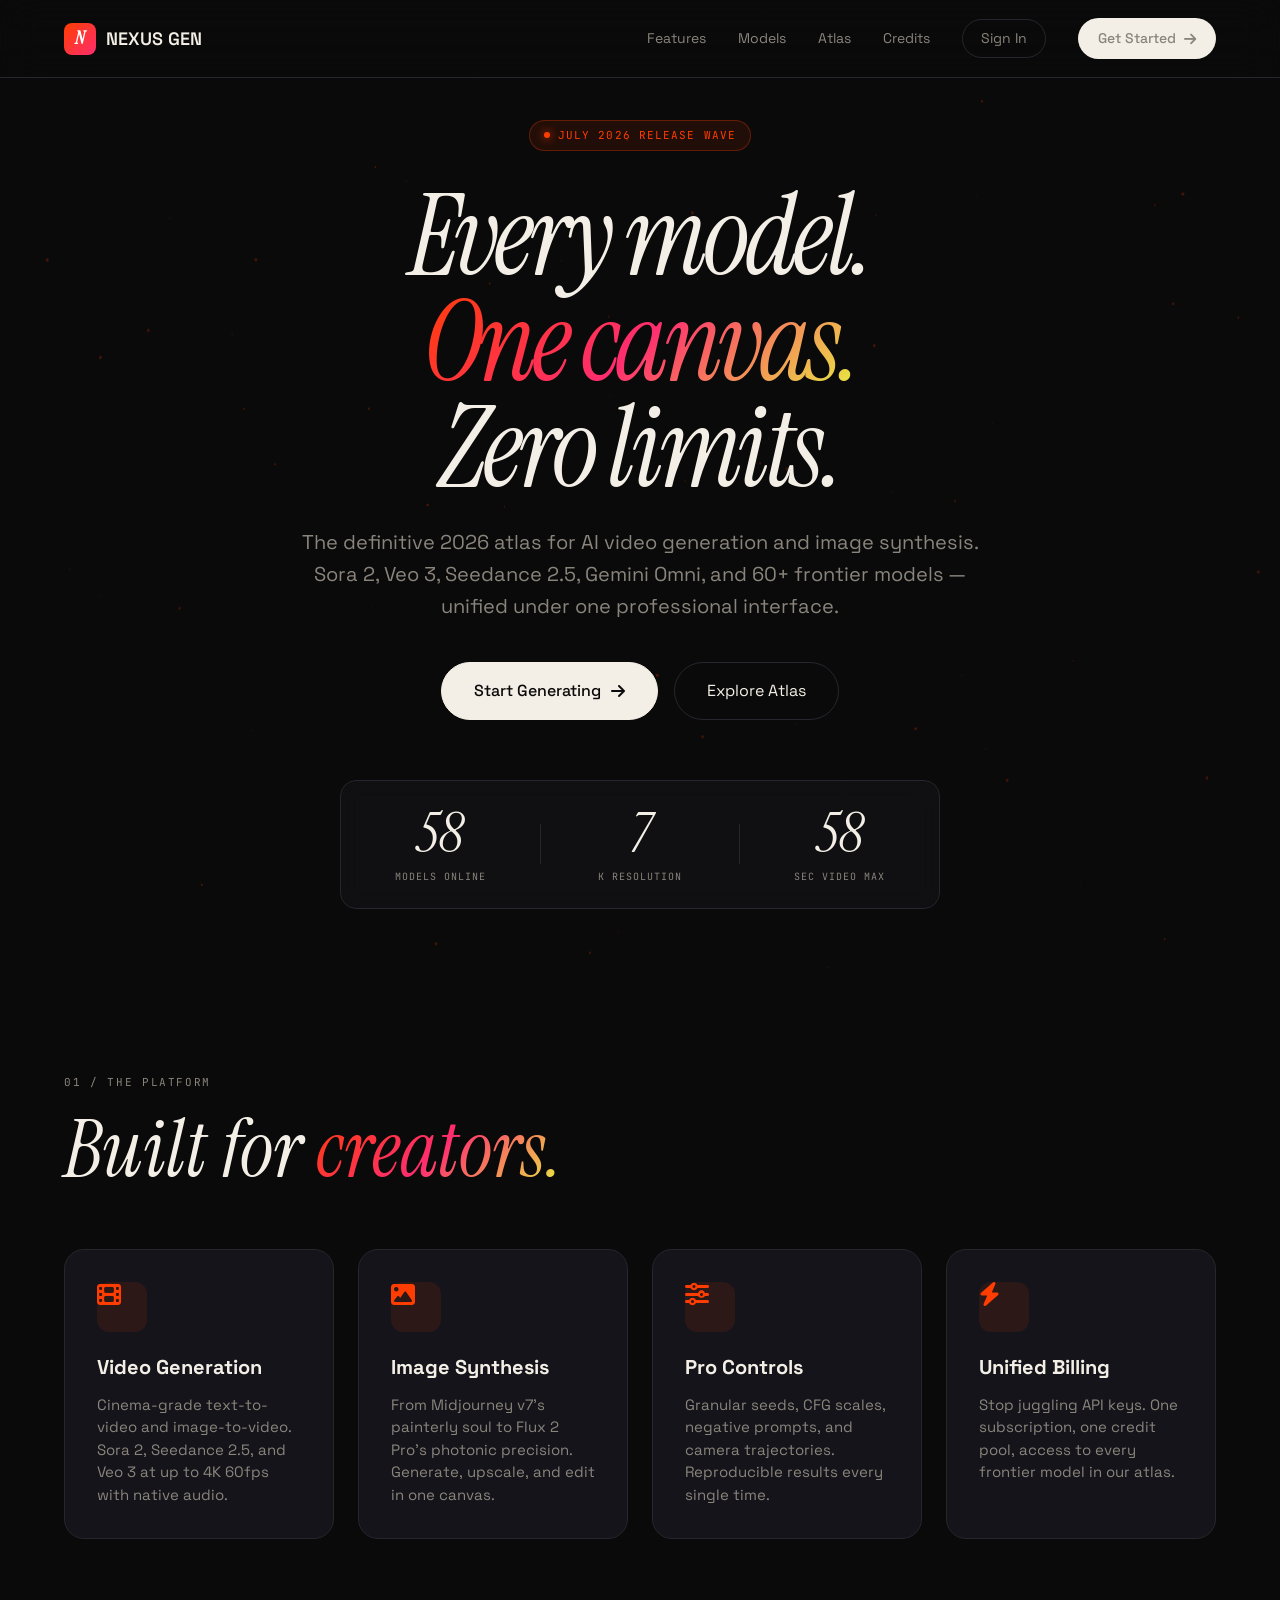
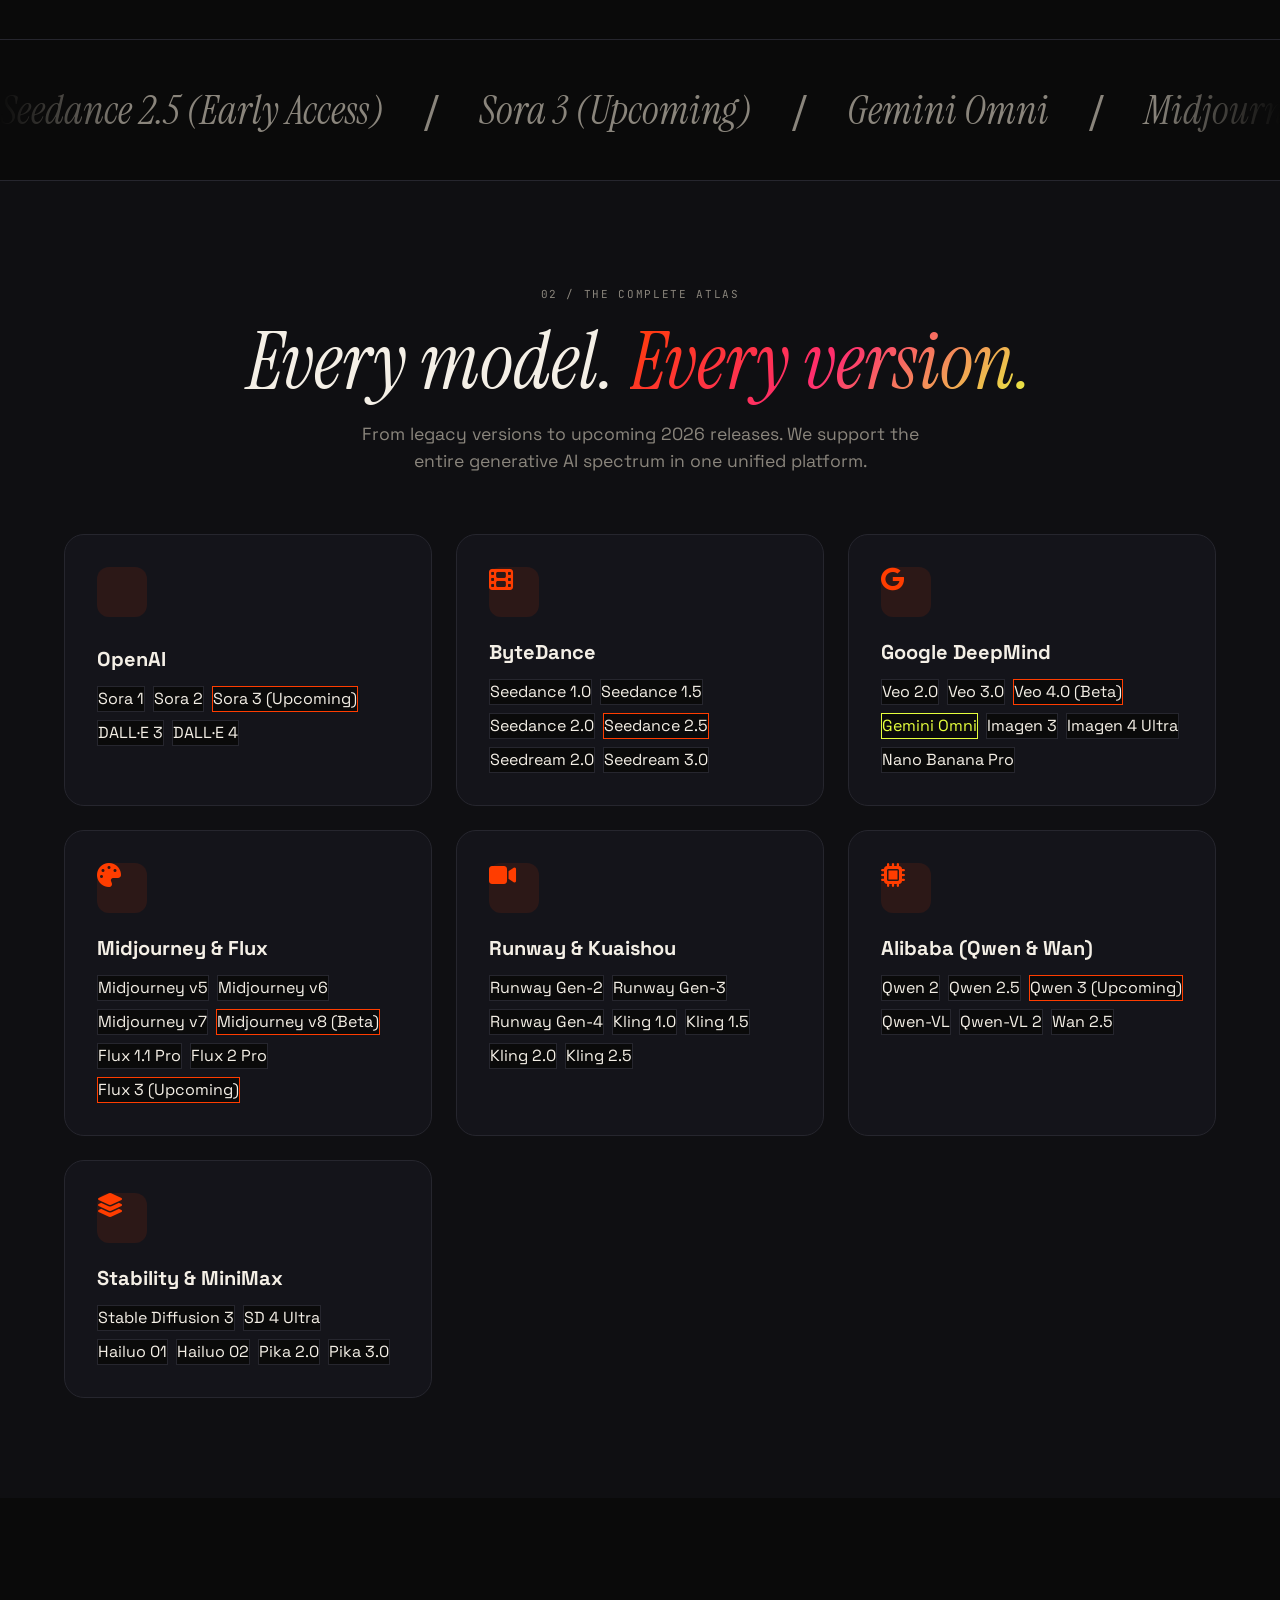
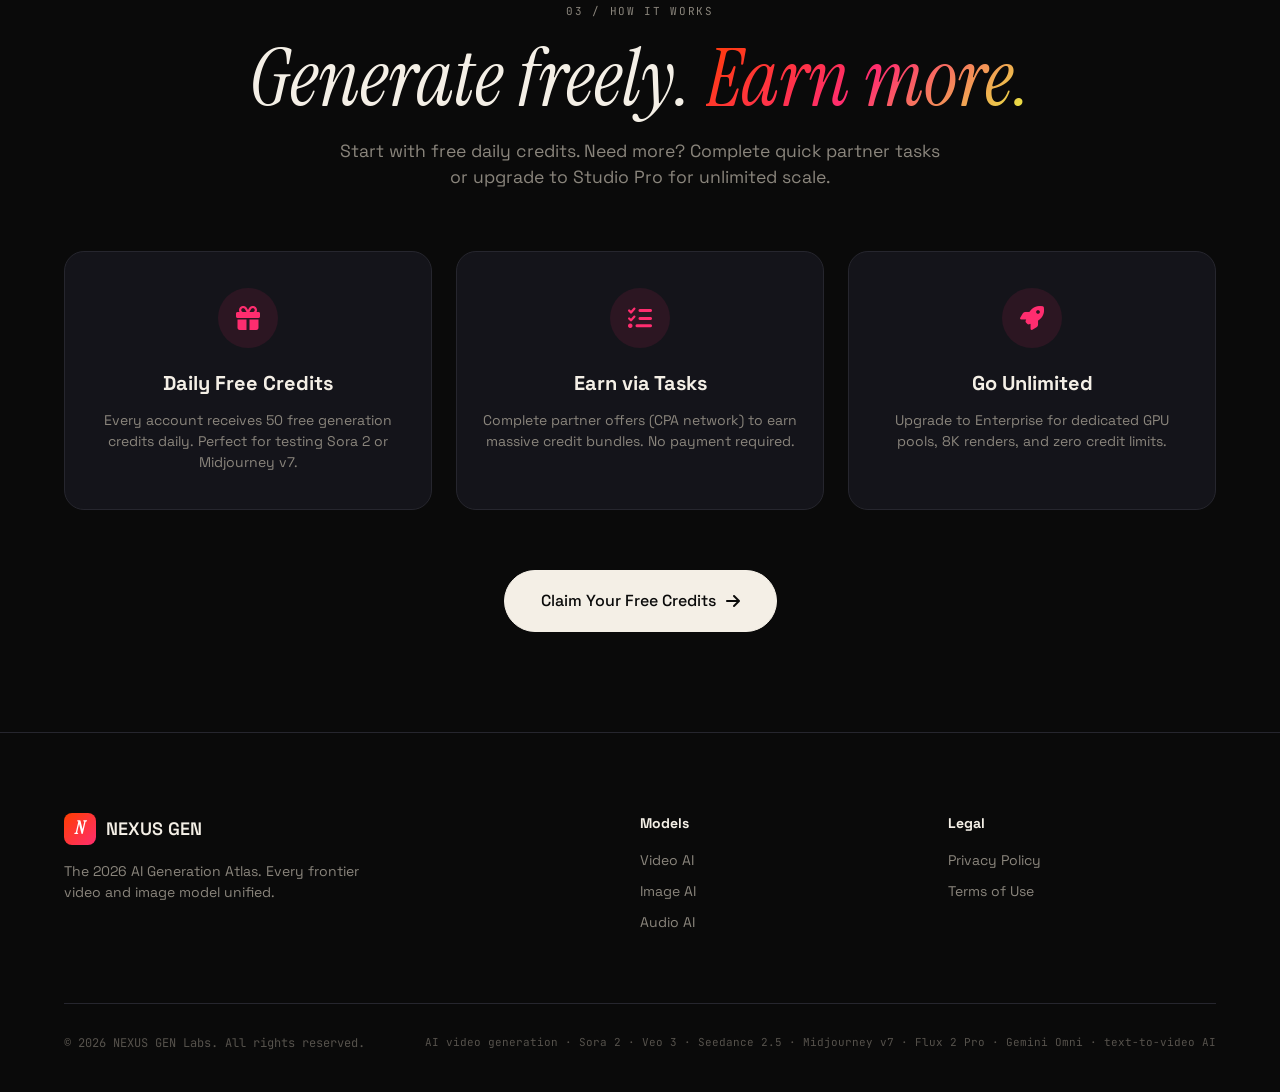
<file: index.html>
<!DOCTYPE html>
<html lang="en">
<head>
    <!-- Basic Meta Tags (Always First) -->
    <meta charset="UTF-8">
    <meta name="viewport" content="width=device-width, initial-scale=1.0, maximum-scale=1.0, user-scalable=no">
    <title>NEXUS GEN — The 2026 AI Generation Atlas | Video & Image Models</title> 
    
    <!-- Google tag (gtag.js) -->
    <script async src="https://www.googletagmanager.com/gtag/js?id=G-3JZDK2EW7N"></script>
    <script>
      window.dataLayer = window.dataLayer || [];
      function gtag(){dataLayer.push(arguments);}
      gtag('js', new Date());

      gtag('config', 'G-3JZDK2EW7N');
    </script>
    
    <!-- SEO Meta Tags  -->
    <meta name="description" content="The definitive 2026 atlas for AI video and image generation. Access every model version from Seedance 1.0 to 2.5, Sora 1 to Sora 3, Midjourney v5 to v8, Veo 2 to Veo 4, and DALL-E 3 to 4. Start generating with free credits.">
    <meta name="keywords" content="Sora 1, Sora 2, Sora 3, Seedance 1.0, Seedance 1.5, Seedance 2.0, Seedance 2.5, Veo 2, Veo 3, Veo 4, Gemini Omni, Qwen 2, Qwen 2.5, Qwen 3, Qwen-VL, ChatGPT Image, ChatGPT image generator, Midjourney v5, Midjourney v6, Midjourney v7, Midjourney v8, Flux 1 Pro, Flux 2 Pro, Flux 3, Flux 3 Multimodal, DALL-E 3, DALL-E 4, Stable Diffusion 3, SD 4 Ultra, Imagen 3, Imagen 4 Ultra, Nano Banana Pro, AI video generation, AI image generation">
    
    <!-- Open Graph / Social Media Meta Tags -->
    <meta property="og:title" content="NEXUS GEN — The 2026 AI Generation Atlas">
    <meta property="og:description" content="The definitive 2026 hub for AI video generation and image synthesis. Access all versions of Sora, Veo, Midjourney, and Seedance in one platform.">
    <meta property="og:type" content="website">
    <meta property="og:url" content="https://nexusgen.cc/">

    <!-- Twitter Card Meta Tags -->
    <meta name="twitter:card" content="summary_large_image">
    <meta name="twitter:title" content="NEXUS GEN — The 2026 AI Generation Atlas">
    <meta name="twitter:description" content="Generate cinema-grade video and photonic images with 60+ AI models in one professional interface.">
    
    <!-- Favicon -->
    <link rel="icon" type="image/svg+xml" href="/favicon.svg" />

    <!-- Fonts & Styles -->
    <link rel="preconnect" href="https://fonts.googleapis.com">
    <link rel="preconnect" href="https://fonts.gstatic.com" crossorigin>
    <link href="https://fonts.googleapis.com/css2?family=Instrument+Serif:ital@0;1&family=Space+Grotesk:wght@300;400;500;600;700&family=JetBrains+Mono:wght@300;400;500&display=swap" rel="stylesheet">
    
    <link rel="stylesheet" href="style.css">
    <link rel="stylesheet" href="https://cdnjs.cloudflare.com/ajax/libs/font-awesome/6.5.1/css/all.min.css">
</head>
<body>

    <!-- Navigation -->
    <nav class="navbar">
        <div class="nav-container">
            <a href="/" class="logo">
                <div class="logo-mark">N</div>
                <span>NEXUS GEN</span>
            </a>
            
            <button class="mobile-menu-btn" id="mobileMenuBtn" aria-label="Toggle menu">
                <i class="fa-solid fa-bars"></i>
            </button>
            
            <div class="nav-links" id="navLinks">
                <a href="#features">Features</a>
                <a href="#models">Models</a>
                <a href="#atlas">Atlas</a>
                <a href="#credits">Credits</a>
                <a href="auth" class="btn-signin">Sign In</a>
                <a href="auth" class="btn-get-started">Get Started <i class="fa-solid fa-arrow-right"></i></a>
            </div>
        </div>
    </nav>

    <!-- Hero Section -->
    <header class="hero">
        <canvas id="heroCanvas"></canvas>
        <div class="hero-content">
            <div class="badge-hero">
                <span class="dot-live"></span> July 2026 Release Wave
            </div>
            <h1 class="hero-title">
                Every model.<br>
                <span class="gradient-text">One canvas.</span><br>
                Zero limits.
            </h1>
            <p class="hero-subtitle">
                The definitive 2026 atlas for AI video generation and image synthesis. Sora 2, Veo 3, Seedance 2.5, Gemini Omni, and 60+ frontier models — unified under one professional interface.
            </p>
            <div class="hero-actions">
                <a href="auth" class="btn-primary">
                    Start Generating <i class="fa-solid fa-arrow-right"></i>
                </a>
                <a href="#atlas" class="btn-secondary">
                    Explore Atlas
                </a>
            </div>
            
            <div class="hero-stats">
                <div class="stat-item">
                    <span class="stat-num" data-count="60">0</span>
                    <span class="stat-label">Models Online</span>
                </div>
                <div class="stat-divider"></div>
                <div class="stat-item">
                    <span class="stat-num" data-count="8">0</span>
                    <span class="stat-label">K Resolution</span>
                </div>
                <div class="stat-divider"></div>
                <div class="stat-item">
                    <span class="stat-num" data-count="60">0</span>
                    <span class="stat-label">Sec Video Max</span>
                </div>
            </div>
        </div>
    </header>

    <!-- Features / SEO Section -->
    <section id="features" class="section-spacing">
        <div class="container">
            <div class="section-header">
                <span class="label">01 / The Platform</span>
                <h2 class="section-title">Built for <span class="gradient-text">creators.</span></h2>
            </div>
            
            <div class="features-grid">
                <div class="feature-card reveal">
                    <i class="fa-solid fa-film feature-icon"></i>
                    <h3>Video Generation</h3>
                    <p>Cinema-grade text-to-video and image-to-video. Sora 2, Seedance 2.5, and Veo 3 at up to 4K 60fps with native audio.</p>
                </div>
                <div class="feature-card reveal">
                    <i class="fa-solid fa-image feature-icon"></i>
                    <h3>Image Synthesis</h3>
                    <p>From Midjourney v7's painterly soul to Flux 2 Pro's photonic precision. Generate, upscale, and edit in one canvas.</p>
                </div>
                <div class="feature-card reveal">
                    <i class="fa-solid fa-sliders feature-icon"></i>
                    <h3>Pro Controls</h3>
                    <p>Granular seeds, CFG scales, negative prompts, and camera trajectories. Reproducible results every single time.</p>
                </div>
                <div class="feature-card reveal">
                    <i class="fa-solid fa-bolt feature-icon"></i>
                    <h3>Unified Billing</h3>
                    <p>Stop juggling API keys. One subscription, one credit pool, access to every frontier model in our atlas.</p>
                </div>
            </div>
        </div>
    </section>

    <!-- Models Marquee -->
    <section id="models" class="marquee-section">
        <div class="marquee">
            <div class="marquee-track">
                <span class="display-text">Seedance 2.5 (Early Access)</span><span class="separator">/</span>
                <span class="display-text">Sora 3 (Upcoming)</span><span class="separator">/</span>
                <span class="display-text">Gemini Omni</span><span class="separator">/</span>
                <span class="display-text">Midjourney v8 (Beta)</span><span class="separator">/</span>
                <span class="display-text">Veo 4 Pro</span><span class="separator">/</span>
                <span class="display-text">Flux 2 Pro</span><span class="separator">/</span>
                <span class="display-text">Nano Banana Pro</span><span class="separator">/</span>
                <span class="display-text">DALL·E 4</span><span class="separator">/</span>
                <span class="display-text">Runway Gen-4</span><span class="separator">/</span>
                <span class="display-text">Qwen 3 (Upcoming)</span><span class="separator">/</span>
                <span class="display-text">Flux 3 (Multimodal)</span><span class="separator">/</span>
                <!-- Duplicate for seamless loop -->
                <span class="display-text">Seedance 2.5 (Early Access)</span><span class="separator">/</span>
                <span class="display-text">Sora 3 (Upcoming)</span><span class="separator">/</span>
                <span class="display-text">Gemini Omni</span><span class="separator">/</span>
                <span class="display-text">Midjourney v8 (Beta)</span><span class="separator">/</span>
                <span class="display-text">Veo 4 Pro</span><span class="separator">/</span>
                <span class="display-text">Flux 2 Pro</span><span class="separator">/</span>
                <span class="display-text">Nano Banana Pro</span><span class="separator">/</span>
                <span class="display-text">DALL·E 4</span><span class="separator">/</span>
                <span class="display-text">Runway Gen-4</span><span class="separator">/</span>
                <span class="display-text">Qwen 3 (Upcoming)</span><span class="separator">/</span>
                <span class="display-text">Flux 3 (Multimodal)</span><span class="separator">/</span>
            </div> 
        
        </div>
    </section>

    <!-- Complete Model Atlas (SEO Goldmine) -->
    <section id="atlas" class="section-spacing dark-bg">
        <div class="container">
            <div class="section-header text-center reveal">
                <span class="label">02 / The Complete Atlas</span>
                <h2 class="section-title">Every model. <span class="gradient-text">Every version.</span></h2>
                <p class="section-desc" style="margin-bottom: 40px;">From legacy versions to upcoming 2026 releases. We support the entire generative AI spectrum in one unified platform.</p>
            </div>

            <div class="features-grid" style="grid-template-columns: repeat(auto-fit, minmax(300px, 1fr));">
                <!-- OpenAI Models -->
                <div class="feature-card reveal">
                    <i class="fa-brands fa-openai feature-icon"></i>
                    <h3>OpenAI</h3>
                    <div style="display: flex; flex-wrap: wrap; gap: 8px; margin-top: 12px;">
                        <span class="pill" style="background: var(--bg); border: 1px solid var(--border);">Sora 1</span>
                        <span class="pill" style="background: var(--bg); border: 1px solid var(--border);">Sora 2</span>
                        <span class="pill" style="background: var(--bg); border: 1px solid var(--accent);">Sora 3 (Upcoming)</span>
                        <span class="pill" style="background: var(--bg); border: 1px solid var(--border);">DALL·E 3</span>
                        <span class="pill" style="background: var(--bg); border: 1px solid var(--border);">DALL·E 4</span>
                    </div>
                </div>

                <!-- ByteDance Models -->
                <div class="feature-card reveal">
                    <i class="fa-solid fa-film feature-icon"></i>
                    <h3>ByteDance</h3>
                    <div style="display: flex; flex-wrap: wrap; gap: 8px; margin-top: 12px;">
                        <span class="pill" style="background: var(--bg); border: 1px solid var(--border);">Seedance 1.0</span>
                        <span class="pill" style="background: var(--bg); border: 1px solid var(--border);">Seedance 1.5</span>
                        <span class="pill" style="background: var(--bg); border: 1px solid var(--border);">Seedance 2.0</span>
                        <span class="pill" style="background: var(--bg); border: 1px solid var(--accent);">Seedance 2.5</span>
                        <span class="pill" style="background: var(--bg); border: 1px solid var(--border);">Seedream 2.0</span>
                        <span class="pill" style="background: var(--bg); border: 1px solid var(--border);">Seedream 3.0</span>
                    </div>
                </div>

                <!-- Google Models -->
                <div class="feature-card reveal">
                    <i class="fa-brands fa-google feature-icon"></i>
                    <h3>Google DeepMind</h3>
                    <div style="display: flex; flex-wrap: wrap; gap: 8px; margin-top: 12px;">
                        <span class="pill" style="background: var(--bg); border: 1px solid var(--border);">Veo 2.0</span>
                        <span class="pill" style="background: var(--bg); border: 1px solid var(--border);">Veo 3.0</span>
                        <span class="pill" style="background: var(--bg); border: 1px solid var(--accent);">Veo 4.0 (Beta)</span>
                        <span class="pill" style="background: var(--bg); border: 1px solid var(--accent-2); color: var(--accent-2);">Gemini Omni</span>
                        <span class="pill" style="background: var(--bg); border: 1px solid var(--border);">Imagen 3</span>
                        <span class="pill" style="background: var(--bg); border: 1px solid var(--border);">Imagen 4 Ultra</span>
                        <span class="pill" style="background: var(--bg); border: 1px solid var(--border);">Nano Banana Pro</span>
                    </div>
                </div>

                <!-- Midjourney & Flux -->
                <div class="feature-card reveal">
                    <i class="fa-solid fa-palette feature-icon"></i>
                    <h3>Midjourney & Flux</h3>
                    <div style="display: flex; flex-wrap: wrap; gap: 8px; margin-top: 12px;">
                        <span class="pill" style="background: var(--bg); border: 1px solid var(--border);">Midjourney v5</span>
                        <span class="pill" style="background: var(--bg); border: 1px solid var(--border);">Midjourney v6</span>
                        <span class="pill" style="background: var(--bg); border: 1px solid var(--border);">Midjourney v7</span>
                        <span class="pill" style="background: var(--bg); border: 1px solid var(--accent);">Midjourney v8 (Beta)</span>
                        <span class="pill" style="background: var(--bg); border: 1px solid var(--border);">Flux 1.1 Pro</span>
                        <span class="pill" style="background: var(--bg); border: 1px solid var(--border);">Flux 2 Pro</span>
                        <span class="pill" style="background: var(--bg); border: 1px solid var(--accent);">Flux 3 (Upcoming)</span>
                    </div>
                </div>

                                <!-- Other Video Models -->
                <div class="feature-card reveal">
                    <i class="fa-solid fa-video feature-icon"></i>
                    <h3>Runway & Kuaishou</h3>
                    <div style="display: flex; flex-wrap: wrap; gap: 8px; margin-top: 12px;">
                        <span class="pill" style="background: var(--bg); border: 1px solid var(--border);">Runway Gen-2</span>
                        <span class="pill" style="background: var(--bg); border: 1px solid var(--border);">Runway Gen-3</span>
                        <span class="pill" style="background: var(--bg); border: 1px solid var(--border);">Runway Gen-4</span>
                        <span class="pill" style="background: var(--bg); border: 1px solid var(--border);">Kling 1.0</span>
                        <span class="pill" style="background: var(--bg); border: 1px solid var(--border);">Kling 1.5</span>
                        <span class="pill" style="background: var(--bg); border: 1px solid var(--border);">Kling 2.0</span>
                        <span class="pill" style="background: var(--bg); border: 1px solid var(--border);">Kling 2.5</span>
                    </div>
                </div> 

                <!-- Alibaba Models -->
                <div class="feature-card reveal">
                    <i class="fa-solid fa-microchip feature-icon"></i>
                    <h3>Alibaba (Qwen & Wan)</h3>
                    <div style="display: flex; flex-wrap: wrap; gap: 8px; margin-top: 12px;">
                        <span class="pill" style="background: var(--bg); border: 1px solid var(--border);">Qwen 2</span>
                        <span class="pill" style="background: var(--bg); border: 1px solid var(--border);">Qwen 2.5</span>
                        <span class="pill" style="background: var(--bg); border: 1px solid var(--accent);">Qwen 3 (Upcoming)</span>
                        <span class="pill" style="background: var(--bg); border: 1px solid var(--border);">Qwen-VL</span>
                        <span class="pill" style="background: var(--bg); border: 1px solid var(--border);">Qwen-VL 2</span>
                        <span class="pill" style="background: var(--bg); border: 1px solid var(--border);">Wan 2.5</span>
                    </div>
                </div>

                <!-- Stability & Others -->
                <div class="feature-card reveal">
                    <i class="fa-solid fa-layer-group feature-icon"></i>
                    <h3>Stability & MiniMax</h3>
                    <div style="display: flex; flex-wrap: wrap; gap: 8px; margin-top: 12px;">
                        <span class="pill" style="background: var(--bg); border: 1px solid var(--border);">Stable Diffusion 3</span>
                        <span class="pill" style="background: var(--bg); border: 1px solid var(--border);">SD 4 Ultra</span>
                        <span class="pill" style="background: var(--bg); border: 1px solid var(--border);">Hailuo 01</span>
                        <span class="pill" style="background: var(--bg); border: 1px solid var(--border);">Hailuo 02</span>
                        <span class="pill" style="background: var(--bg); border: 1px solid var(--border);">Pika 2.0</span>
                        <span class="pill" style="background: var(--bg); border: 1px solid var(--border);">Pika 3.0</span>
                    </div>
                </div>
            </div>
        </div>
    </section>

    <!-- Credits System Explanation -->
    <section id="credits" class="section-spacing">
        <div class="container">
            <div class="credits-wrapper">
                <div class="section-header text-center reveal">
                    <span class="label">03 / How It Works</span>
                    <h2 class="section-title">Generate freely. <span class="gradient-text">Earn more.</span></h2>
                    <p class="section-desc">Start with free daily credits. Need more? Complete quick partner tasks or upgrade to Studio Pro for unlimited scale.</p>
                </div>

                <div class="credits-grid">
                    <div class="credit-card reveal">
                        <div class="credit-icon"><i class="fa-solid fa-gift"></i></div>
                        <h4>Daily Free Credits</h4>
                        <p>Every account receives 50 free generation credits daily. Perfect for testing Sora 2 or Midjourney v7.</p>
                    </div>
                    <div class="credit-card reveal">
                        <div class="credit-icon"><i class="fa-solid fa-list-check"></i></div>
                        <h4>Earn via Tasks</h4>
                        <p>Complete partner offers (CPA network) to earn massive credit bundles. No payment required.</p>
                    </div>
                    <div class="credit-card reveal">
                        <div class="credit-icon"><i class="fa-solid fa-rocket"></i></div>
                        <h4>Go Unlimited</h4>
                        <p>Upgrade to Enterprise for dedicated GPU pools, 8K renders, and zero credit limits.</p>
                    </div>
                </div>

                <div class="cta-center reveal">
                    <a href="auth" class="btn-primary btn-large">
                        Claim Your Free Credits <i class="fa-solid fa-arrow-right"></i>
                    </a>
                </div>
            </div>
        </div>
    </section>

    <!-- Footer -->
    <footer class="footer">
        <div class="container">
            <div class="footer-grid">
                <div class="footer-brand">
                    <a href="index" class="logo">
                        <div class="logo-mark">N</div>
                        <span>NEXUS GEN</span>
                    </a>
                    <p>The 2026 AI Generation Atlas. Every frontier video and image model unified.</p>
                </div>
                <div class="footer-col">
                    <h5>Models</h5>
                    <a href="#">Video AI</a>
                    <a href="#">Image AI</a>
                    <a href="#">Audio AI</a>
                </div>
                <div class="footer-col">
                    <h5>Legal</h5>
                    <a href="privacy">Privacy Policy</a>
                    <a href="terms">Terms of Use</a>
                </div>
            </div>
            <div class="footer-bottom">
                <p>© 2026 NEXUS GEN Labs. All rights reserved.</p>
                <div class="seo-keywords">
                    <span>AI video generation</span> · <span>Sora 2</span> · <span>Veo 3</span> · <span>Seedance 2.5</span> · <span>Midjourney v7</span> · <span>Flux 2 Pro</span> · <span>Gemini Omni</span> · <span>text-to-video AI</span>
                </div>
            </div>
        </div>
    </footer>

    <script src="script.js"></script>
</body>
</html>
</file>
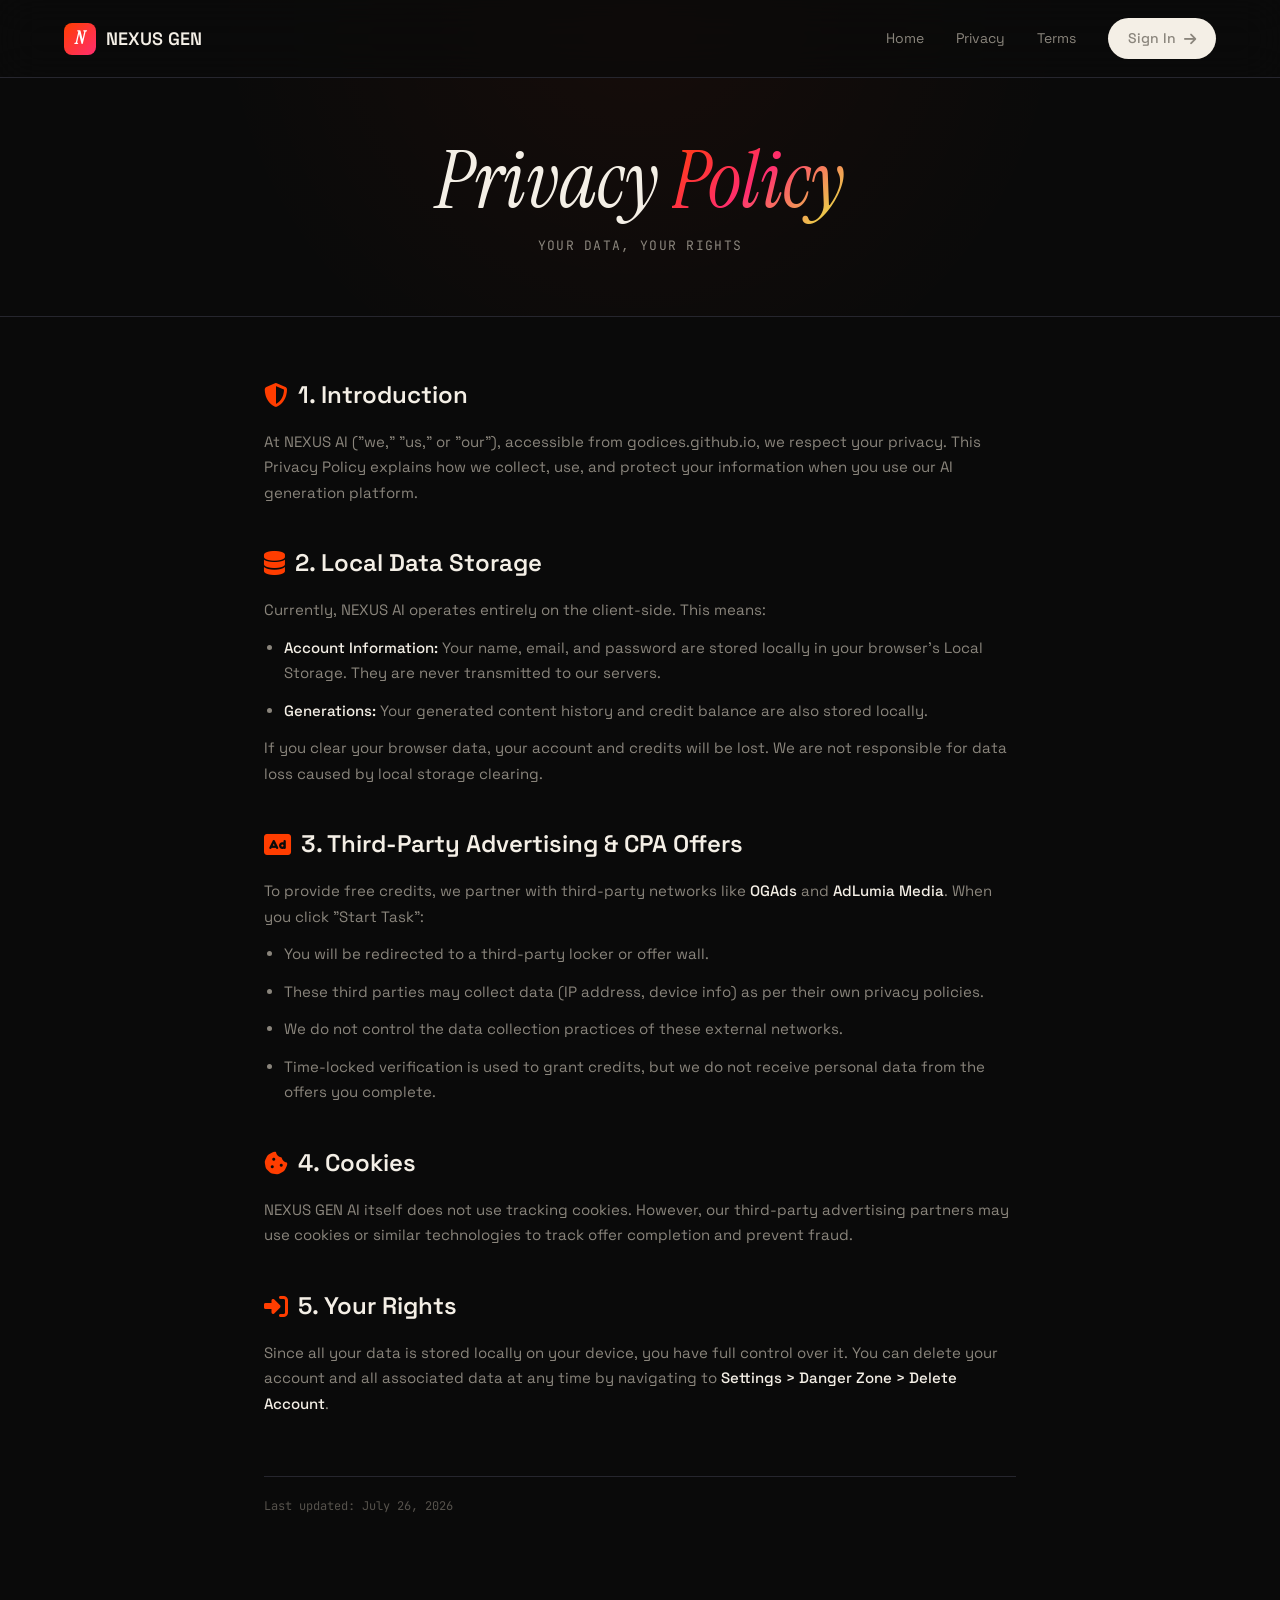
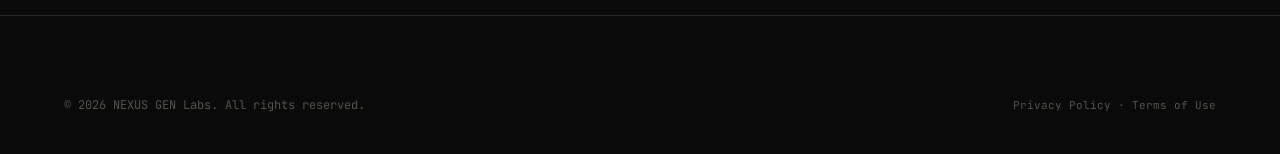
<file: privacy.html>
<!DOCTYPE html>
<html lang="en">
<head>
    <meta charset="UTF-8">
    <meta name="viewport" content="width=device-width, initial-scale=1.0, maximum-scale=1.0, user-scalable=no">
    <title>Privacy Policy — NEXUS GEN AI</title>
    <meta name="description" content="Privacy Policy for NEXUS AI Generation Atlas. Learn how we handle your data, local storage, and third-party advertising.">
    
    <link rel="preconnect" href="https://fonts.googleapis.com">
    <link rel="preconnect" href="https://fonts.gstatic.com" crossorigin>
    <link href="https://fonts.googleapis.com/css2?family=Instrument+Serif:ital@0;1&family=Space+Grotesk:wght@300;400;500;600;700&family=JetBrains+Mono:wght@300;400;500&display=swap" rel="stylesheet">
    <link rel="stylesheet" href="https://cdnjs.cloudflare.com/ajax/libs/font-awesome/6.5.1/css/all.min.css">
    <link rel="stylesheet" href="style.css">
    
    <style>
        .legal-header {
            padding: 140px 24px 60px;
            text-align: center;
            border-bottom: 1px solid var(--border);
            background: radial-gradient(circle at top, rgba(255, 61, 0, 0.05), transparent 60%);
        }
        .legal-header h1 {
            font-family: var(--display); font-style: italic; font-weight: 400;
            font-size: clamp(3rem, 8vw, 5rem); line-height: 1; margin-bottom: 16px;
        }
        .legal-header p { color: var(--text-dim); font-family: var(--mono); font-size: 13px; text-transform: uppercase; letter-spacing: 0.1em; }
        
        .legal-content {
            max-width: 800px; margin: 0 auto; padding: 60px 24px 100px;
        }
        .legal-section { margin-bottom: 40px; }
        .legal-section h2 {
            font-family: var(--sans); font-size: 24px; font-weight: 600; margin-bottom: 16px;
            display: flex; align-items: center; gap: 10px;
        }
        .legal-section h2 i { color: var(--accent); }
        .legal-section p, .legal-section li { color: var(--text-dim); font-size: 15px; line-height: 1.7; margin-bottom: 12px; }
        .legal-section ul { padding-left: 20px; margin-bottom: 12px; }
        .legal-section strong { color: var(--text); font-weight: 500; }
        .last-updated { margin-top: 60px; padding-top: 20px; border-top: 1px solid var(--border); color: var(--text-faint); font-size: 12px; font-family: var(--mono); }
    </style>
</head>
<body>

    <!-- Navigation -->
    <nav class="navbar">
        <div class="nav-container">
            <a href="index.html" class="logo">
                <div class="logo-mark">N</div>
                <span>NEXUS GEN</span>
            </a>
            <div class="nav-links" id="navLinks">
                <a href="index.html">Home</a>
                <a href="privacy.html">Privacy</a>
                <a href="terms.html">Terms</a>
                <a href="auth.html" class="btn-get-started">Sign In <i class="fa-solid fa-arrow-right"></i></a>
            </div>
            <button class="mobile-menu-btn" id="mobileMenuBtn" aria-label="Toggle menu">
                <i class="fa-solid fa-bars"></i>
            </button>
        </div>
    </nav>

    <header class="legal-header">
        <h1>Privacy <span class="gradient-text">Policy</span></h1>
        <p>Your data, your rights</p>
    </header>

    <main class="legal-content">
        <div class="legal-section">
            <h2><i class="fa-solid fa-shield-halved"></i> 1. Introduction</h2>
            <p>At NEXUS AI ("we," "us," or "our"), accessible from godices.github.io, we respect your privacy. This Privacy Policy explains how we collect, use, and protect your information when you use our AI generation platform.</p>
        </div>

        <div class="legal-section">
            <h2><i class="fa-solid fa-database"></i> 2. Local Data Storage</h2>
            <p>Currently, NEXUS AI operates entirely on the client-side. This means:</p>
            <ul>
                <li><strong>Account Information:</strong> Your name, email, and password are stored locally in your browser's Local Storage. They are never transmitted to our servers.</li>
                <li><strong>Generations:</strong> Your generated content history and credit balance are also stored locally.</li>
            </ul>
            <p>If you clear your browser data, your account and credits will be lost. We are not responsible for data loss caused by local storage clearing.</p>
        </div>

        <div class="legal-section">
            <h2><i class="fa-solid fa-ad"></i> 3. Third-Party Advertising & CPA Offers</h2>
            <p>To provide free credits, we partner with third-party networks like <strong>OGAds</strong> and <strong>AdLumia Media</strong>. When you click "Start Task":</p>
            <ul>
                <li>You will be redirected to a third-party locker or offer wall.</li>
                <li>These third parties may collect data (IP address, device info) as per their own privacy policies.</li>
                <li>We do not control the data collection practices of these external networks.</li>
                <li>Time-locked verification is used to grant credits, but we do not receive personal data from the offers you complete.</li>
            </ul>
        </div>

        <div class="legal-section">
            <h2><i class="fa-solid fa-cookie-bite"></i> 4. Cookies</h2>
            <p>NEXUS GEN AI itself does not use tracking cookies. However, our third-party advertising partners may use cookies or similar technologies to track offer completion and prevent fraud.</p>
        </div>

        <div class="legal-section">
            <h2><i class="fa-solid fa-right-to-bracket"></i> 5. Your Rights</h2>
            <p>Since all your data is stored locally on your device, you have full control over it. You can delete your account and all associated data at any time by navigating to <strong>Settings > Danger Zone > Delete Account</strong>.</p>
        </div>

        <div class="last-updated">
            Last updated: July 26, 2026
        </div>
    </main>

    <!-- Footer -->
    <footer class="footer">
        <div class="container">
            <div class="footer-bottom" style="border-top: none; padding-top: 0;">
                <p>© 2026 NEXUS GEN Labs. All rights reserved.</p>
                <div class="seo-keywords">
                    <a href="privacy.html">Privacy Policy</a> · <a href="terms.html">Terms of Use</a>
                </div>
            </div>
        </div>
    </footer>

    <script src="script.js"></script>
</body>
</html>
</file>
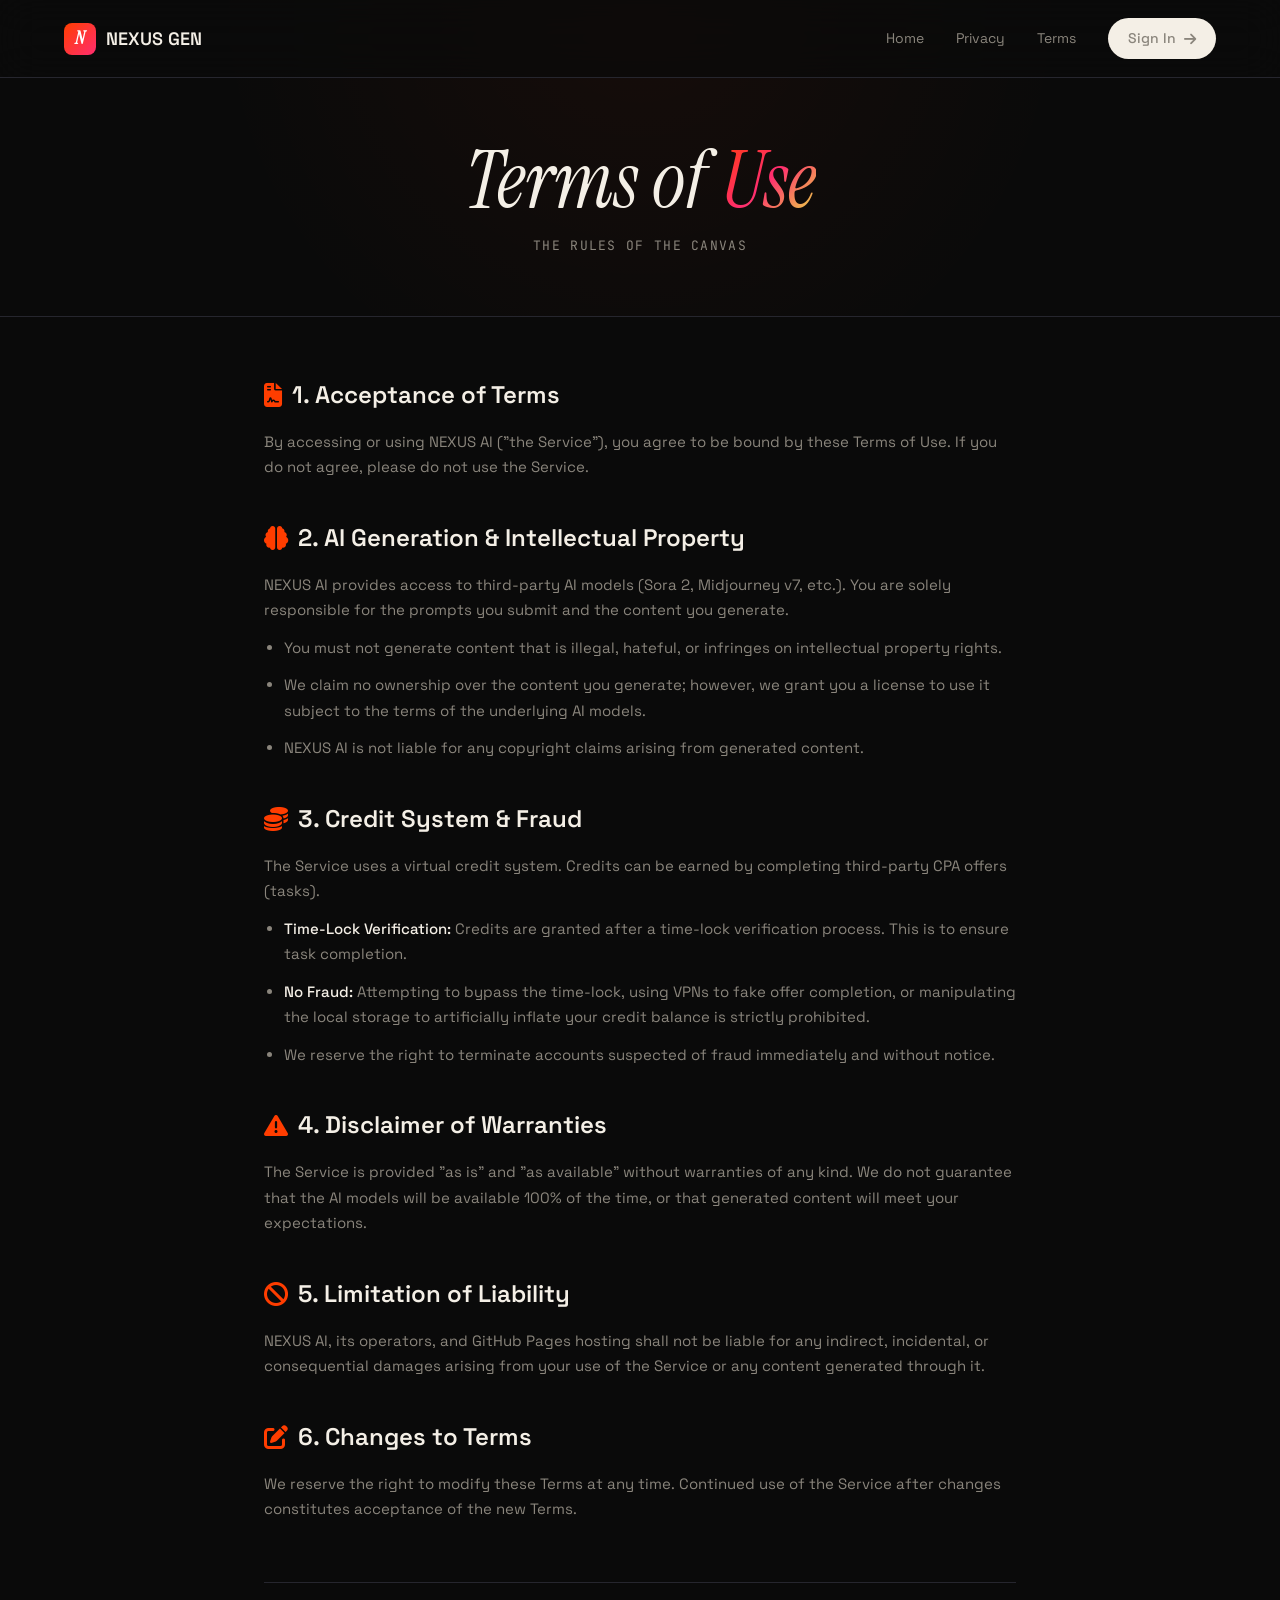
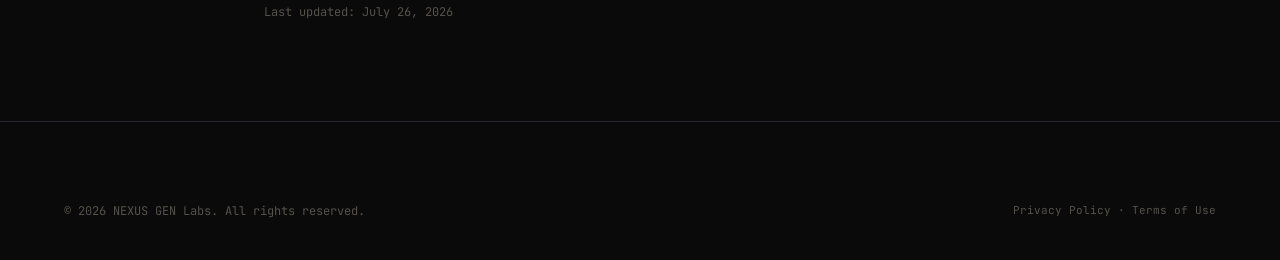
<file: terms.html>
<!DOCTYPE html>
<html lang="en">
<head>
    <meta charset="UTF-8">
    <meta name="viewport" content="width=device-width, initial-scale=1.0, maximum-scale=1.0, user-scalable=no">
    <title>Terms of Use — NEXUS GEN AI</title>
    <meta name="description" content="Terms of Use for NEXUS AI Generation Atlas. Rules for using our AI video and image generation tools and credit system.">
    
    <link rel="preconnect" href="https://fonts.googleapis.com">
    <link rel="preconnect" href="https://fonts.gstatic.com" crossorigin>
    <link href="https://fonts.googleapis.com/css2?family=Instrument+Serif:ital@0;1&family=Space+Grotesk:wght@300;400;500;600;700&family=JetBrains+Mono:wght@300;400;500&display=swap" rel="stylesheet">
    <link rel="stylesheet" href="https://cdnjs.cloudflare.com/ajax/libs/font-awesome/6.5.1/css/all.min.css">
    <link rel="stylesheet" href="style.css">
    
    <style>
        .legal-header {
            padding: 140px 24px 60px;
            text-align: center;
            border-bottom: 1px solid var(--border);
            background: radial-gradient(circle at top, rgba(255, 61, 0, 0.05), transparent 60%);
        }
        .legal-header h1 {
            font-family: var(--display); font-style: italic; font-weight: 400;
            font-size: clamp(3rem, 8vw, 5rem); line-height: 1; margin-bottom: 16px;
        }
        .legal-header p { color: var(--text-dim); font-family: var(--mono); font-size: 13px; text-transform: uppercase; letter-spacing: 0.1em; }
        
        .legal-content {
            max-width: 800px; margin: 0 auto; padding: 60px 24px 100px;
        }
        .legal-section { margin-bottom: 40px; }
        .legal-section h2 {
            font-family: var(--sans); font-size: 24px; font-weight: 600; margin-bottom: 16px;
            display: flex; align-items: center; gap: 10px;
        }
        .legal-section h2 i { color: var(--accent); }
        .legal-section p, .legal-section li { color: var(--text-dim); font-size: 15px; line-height: 1.7; margin-bottom: 12px; }
        .legal-section ul { padding-left: 20px; margin-bottom: 12px; }
        .legal-section strong { color: var(--text); font-weight: 500; }
        .last-updated { margin-top: 60px; padding-top: 20px; border-top: 1px solid var(--border); color: var(--text-faint); font-size: 12px; font-family: var(--mono); }
    </style>
</head>
<body>

    <!-- Navigation -->
    <nav class="navbar">
        <div class="nav-container">
            <a href="index.html" class="logo">
                <div class="logo-mark">N</div>
                <span>NEXUS GEN</span>
            </a>
            <div class="nav-links" id="navLinks">
                <a href="index.html">Home</a>
                <a href="privacy.html">Privacy</a>
                <a href="terms.html">Terms</a>
                <a href="auth.html" class="btn-get-started">Sign In <i class="fa-solid fa-arrow-right"></i></a>
            </div>
            <button class="mobile-menu-btn" id="mobileMenuBtn" aria-label="Toggle menu">
                <i class="fa-solid fa-bars"></i>
            </button>
        </div>
    </nav>

    <header class="legal-header">
        <h1>Terms of <span class="gradient-text">Use</span></h1>
        <p>The rules of the canvas</p>
    </header>

    <main class="legal-content">
        <div class="legal-section">
            <h2><i class="fa-solid fa-file-contract"></i> 1. Acceptance of Terms</h2>
            <p>By accessing or using NEXUS AI ("the Service"), you agree to be bound by these Terms of Use. If you do not agree, please do not use the Service.</p>
        </div>

        <div class="legal-section">
            <h2><i class="fa-solid fa-brain"></i> 2. AI Generation & Intellectual Property</h2>
            <p>NEXUS AI provides access to third-party AI models (Sora 2, Midjourney v7, etc.). You are solely responsible for the prompts you submit and the content you generate.</p>
            <ul>
                <li>You must not generate content that is illegal, hateful, or infringes on intellectual property rights.</li>
                <li>We claim no ownership over the content you generate; however, we grant you a license to use it subject to the terms of the underlying AI models.</li>
                <li>NEXUS AI is not liable for any copyright claims arising from generated content.</li>
            </ul>
        </div>

        <div class="legal-section">
            <h2><i class="fa-solid fa-coins"></i> 3. Credit System & Fraud</h2>
            <p>The Service uses a virtual credit system. Credits can be earned by completing third-party CPA offers (tasks).</p>
            <ul>
                <li><strong>Time-Lock Verification:</strong> Credits are granted after a time-lock verification process. This is to ensure task completion.</li>
                <li><strong>No Fraud:</strong> Attempting to bypass the time-lock, using VPNs to fake offer completion, or manipulating the local storage to artificially inflate your credit balance is strictly prohibited.</li>
                <li>We reserve the right to terminate accounts suspected of fraud immediately and without notice.</li>
            </ul>
        </div>

        <div class="legal-section">
            <h2><i class="fa-solid fa-triangle-exclamation"></i> 4. Disclaimer of Warranties</h2>
            <p>The Service is provided "as is" and "as available" without warranties of any kind. We do not guarantee that the AI models will be available 100% of the time, or that generated content will meet your expectations.</p>
        </div>

        <div class="legal-section">
            <h2><i class="fa-solid fa-ban"></i> 5. Limitation of Liability</h2>
            <p>NEXUS AI, its operators, and GitHub Pages hosting shall not be liable for any indirect, incidental, or consequential damages arising from your use of the Service or any content generated through it.</p>
        </div>

        <div class="legal-section">
            <h2><i class="fa-solid fa-pen-to-square"></i> 6. Changes to Terms</h2>
            <p>We reserve the right to modify these Terms at any time. Continued use of the Service after changes constitutes acceptance of the new Terms.</p>
        </div>

        <div class="last-updated">
            Last updated: July 26, 2026
        </div>
    </main>

    <!-- Footer -->
    <footer class="footer">
        <div class="container">
            <div class="footer-bottom" style="border-top: none; padding-top: 0;">
                <p>© 2026 NEXUS GEN Labs. All rights reserved.</p>
                <div class="seo-keywords">
                    <a href="privacy.html">Privacy Policy</a> · <a href="terms.html">Terms of Use</a>
                </div>
            </div>
        </div>
    </footer>

    <script src="script.js"></script>
</body>
</html>
</file>
<file: style.css>
/* Variables & Reset */
:root {
    --bg: #0a0a0a;
    --bg-2: #0f0f12;
    --surface: #14141a;
    --surface-2: #1c1c24;
    --border: #26262e;
    --text: #f4efe6;
    --text-dim: #8a857c;
    --text-faint: #56524c;
    --accent: #ff3d00;
    --accent-2: #e6ff3d;
    --accent-3: #ff2d6f;
    --green: #3dff8a;
    --display: 'Instrument Serif', serif;
    --sans: 'Space Grotesk', sans-serif;
    --mono: 'JetBrains Mono', monospace;
}

* { margin: 0; padding: 0; box-sizing: border-box; -webkit-tap-highlight-color: transparent; }
html { scroll-behavior: smooth; }
body {
    background: var(--bg);
    color: var(--text);
    font-family: var(--sans);
    overflow-x: hidden;
    line-height: 1.5;
    -webkit-font-smoothing: antialiased;
}
::selection { background: var(--accent); color: #000; }
a { text-decoration: none; color: inherit; }

.container { max-width: 1200px; margin: 0 auto; padding: 0 24px; }
.display-text { font-family: var(--display); font-style: italic; font-weight: 400; }
.label { font-family: var(--mono); font-size: 11px; letter-spacing: 0.15em; text-transform: uppercase; color: var(--text-dim); }
.gradient-text {
    background: linear-gradient(135deg, var(--accent) 0%, var(--accent-3) 50%, var(--accent-2) 100%);
    -webkit-background-clip: text; -webkit-text-fill-color: transparent; background-clip: text;
}
.text-center { text-align: center; }

/* Navigation */
.navbar {
    position: fixed; top: 0; left: 0; width: 100%; z-index: 1000;
    background: rgba(10, 10, 10, 0.8);
    backdrop-filter: blur(20px) saturate(180%);
    border-bottom: 1px solid var(--border);
}
.nav-container {
    max-width: 1200px; margin: 0 auto; padding: 18px 24px;
    display: flex; justify-content: space-between; align-items: center;
}
.logo { display: flex; align-items: center; gap: 10px; font-weight: 600; font-size: 18px; }
.logo-mark {
    width: 32px; height: 32px; border-radius: 8px; display: flex; align-items: center; justify-content: center;
    background: linear-gradient(135deg, var(--accent), var(--accent-3));
    font-family: var(--display); font-style: italic; color: #fff; font-size: 18px;
}
.nav-links { display: flex; align-items: center; gap: 32px; }
.nav-links a { color: var(--text-dim); transition: 0.2s; font-size: 14px; }
.nav-links a:hover { color: var(--text); }
.btn-signin { border: 1px solid var(--border); padding: 8px 18px; border-radius: 999px; }
.btn-get-started {
    background: var(--text); color: var(--bg); padding: 10px 20px; border-radius: 999px;
    font-weight: 500; display: flex; align-items: center; gap: 8px; transition: 0.3s;
}
.btn-get-started:hover { background: var(--accent); color: #fff; transform: translateY(-2px); }

.mobile-menu-btn {
    display: none; background: none; border: none; color: var(--text);
    font-size: 24px; cursor: pointer;
}

/* Hero */
.hero {
    min-height: 100vh; display: flex; align-items: center; justify-content: center;
    position: relative; padding: 120px 24px 60px; text-align: center;
}
#heroCanvas { position: absolute; top: 0; left: 0; width: 100%; height: 100%; z-index: 1; opacity: 0.4; }
.hero-content { position: relative; z-index: 2; max-width: 900px; }
.badge-hero {
    display: inline-flex; align-items: center; gap: 8px; padding: 6px 14px;
    background: rgba(255, 61, 0, 0.1); border: 1px solid rgba(255, 61, 0, 0.3);
    border-radius: 999px; font-family: var(--mono); font-size: 11px; letter-spacing: 0.1em;
    text-transform: uppercase; color: var(--accent); margin-bottom: 32px;
}
.dot-live { width: 6px; height: 6px; border-radius: 50%; background: var(--accent); box-shadow: 0 0 10px var(--accent); animation: pulse 2s infinite; }
@keyframes pulse { 0%, 100% { opacity: 1; } 50% { opacity: 0.4; } }

.hero-title {
    font-family: var(--display); font-style: italic; font-weight: 400;
    font-size: clamp(2.8rem, 10vw, 7rem); line-height: 0.95; letter-spacing: -0.04em;
    margin-bottom: 24px;
}
.hero-subtitle {
    font-size: clamp(1rem, 3vw, 1.25rem); color: var(--text-dim); max-width: 700px;
    margin: 0 auto 40px; line-height: 1.6;
}
.hero-actions { display: flex; gap: 16px; justify-content: center; flex-wrap: wrap; margin-bottom: 60px; }

.btn-primary {
    background: var(--text); color: var(--bg); padding: 16px 32px; border-radius: 999px;
    font-weight: 500; display: inline-flex; align-items: center; gap: 10px;
    transition: all 0.3s cubic-bezier(0.4,0,0.2,1); border: 1px solid var(--text);
}
.btn-primary:hover { background: var(--accent); border-color: var(--accent); color: #fff; transform: translateY(-2px); }
.btn-large { padding: 18px 36px; font-size: 16px; }
.btn-secondary {
    background: transparent; color: var(--text); padding: 16px 32px; border-radius: 999px;
    border: 1px solid var(--border); transition: 0.3s; display: inline-flex; align-items: center; gap: 10px;
}
.btn-secondary:hover { border-color: var(--text); background: rgba(255,255,255,0.05); }

.hero-stats {
    display: flex; align-items: center; justify-content: center; gap: 24px;
    padding: 24px; border: 1px solid var(--border); border-radius: 16px;
    background: rgba(20, 20, 26, 0.6); backdrop-filter: blur(10px);
    max-width: 600px; margin: 0 auto;
}
.stat-item { display: flex; flex-direction: column; align-items: center; flex: 1; }
.stat-num { font-family: var(--display); font-style: italic; font-size: clamp(2rem, 6vw, 3.5rem); line-height: 1; color: var(--text); }
.stat-label { font-family: var(--mono); font-size: 10px; color: var(--text-dim); text-transform: uppercase; letter-spacing: 0.1em; margin-top: 8px; }
.stat-divider { width: 1px; height: 40px; background: var(--border); }

/* Sections */
.section-spacing { padding: 100px 0; }
.dark-bg { background: var(--bg-2); }
.section-header { margin-bottom: 60px; }
.section-title {
    font-family: var(--display); font-style: italic; font-weight: 400;
    font-size: clamp(2.5rem, 7vw, 5rem); line-height: 1; margin-top: 16px;
}
.section-desc { max-width: 600px; margin: 20px auto 0; color: var(--text-dim); font-size: 1.1rem; }

/* Features */
.features-grid { display: grid; grid-template-columns: repeat(auto-fit, minmax(260px, 1fr)); gap: 24px; }
.feature-card {
    background: var(--surface); border: 1px solid var(--border); border-radius: 20px;
    padding: 32px; transition: 0.3s;
}
.feature-card:hover { transform: translateY(-4px); border-color: var(--accent); background: var(--surface-2); }
.feature-icon {
    font-size: 24px; color: var(--accent); margin-bottom: 20px;
    width: 50px; height: 50px; border-radius: 12px;
    display: flex; align-items: center; justify-content: center;
    background: rgba(255, 61, 0, 0.1);
}
.feature-card h3 { font-size: 20px; margin-bottom: 12px; }
.feature-card p { color: var(--text-dim); font-size: 15px; }

/* Marquee */
.marquee-section { padding: 40px 0; border-top: 1px solid var(--border); border-bottom: 1px solid var(--border); background: var(--bg); overflow: hidden; }
.marquee { display: flex; overflow: hidden; mask-image: linear-gradient(90deg, transparent, #000 10%, #000 90%, transparent); }
.marquee-track { display: flex; gap: 40px; animation: scroll 30s linear infinite; white-space: nowrap; }
.marquee-track span { font-size: clamp(1.5rem, 4vw, 2.5rem); color: var(--text-dim); }
.separator { color: var(--text-faint); }
@keyframes scroll { from { transform: translateX(0); } to { transform: translateX(-50%); } }

/* Credits System */
.credits-grid { display: grid; grid-template-columns: repeat(auto-fit, minmax(280px, 1fr)); gap: 24px; margin-bottom: 60px; }
.credit-card {
    background: var(--surface); border: 1px solid var(--border); border-radius: 20px;
    padding: 36px 24px; text-align: center; transition: 0.3s;
}
.credit-card:hover { border-color: var(--accent-3); transform: translateY(-4px); }
.credit-icon {
    width: 60px; height: 60px; margin: 0 auto 20px; border-radius: 50%;
    background: rgba(255, 45, 111, 0.1); color: var(--accent-3);
    display: flex; align-items: center; justify-content: center; font-size: 24px;
}
.credit-card h4 { font-size: 20px; margin-bottom: 12px; }
.credit-card p { color: var(--text-dim); font-size: 14px; }
.cta-center { text-align: center; }

/* Footer */
.footer { padding: 80px 0 40px; border-top: 1px solid var(--border); }
.footer-grid { display: grid; grid-template-columns: 2fr 1fr 1fr; gap: 40px; margin-bottom: 60px; }
.footer-brand p { color: var(--text-dim); margin-top: 16px; font-size: 14px; max-width: 300px; }
.footer-col h5 { font-size: 14px; margin-bottom: 16px; }
.footer-col a { display: block; color: var(--text-dim); font-size: 14px; margin-bottom: 10px; transition: 0.2s; }
.footer-col a:hover { color: var(--accent); }
.footer-bottom { border-top: 1px solid var(--border); padding-top: 30px; display: flex; justify-content: space-between; align-items: center; gap: 20px; flex-wrap: wrap; }
.footer-bottom p { color: var(--text-faint); font-size: 12px; font-family: var(--mono); }
.seo-keywords { font-size: 11px; color: var(--text-faint); font-family: var(--mono); }

/* Reveal Animation */
.reveal { opacity: 0; transform: translateY(30px); transition: all 0.8s cubic-bezier(0.16, 1, 0.3, 1); }
.reveal.in { opacity: 1; transform: translateY(0); }

/* Mobile Responsiveness */
@media (max-width: 768px) {
    .mobile-menu-btn { display: block; }
    .nav-links {
        position: fixed; top: 70px; right: -100%; width: 100%; height: calc(100vh - 70px);
        background: var(--bg-2); flex-direction: column; justify-content: flex-start; align-items: center;
        padding-top: 40px; gap: 24px; transition: right 0.4s ease; border-top: 1px solid var(--border);
    }
    .nav-links.active { right: 0; }
    .nav-links a { font-size: 18px; }
    .btn-signin, .btn-get-started { padding: 12px 24px; font-size: 16px; }

    .hero-stats { flex-direction: column; gap: 16px; }
    .stat-divider { width: 60px; height: 1px; }

    .footer-grid { grid-template-columns: 1fr; text-align: center; }
    .footer-brand p { margin: 16px auto 0; }
    .footer-bottom { flex-direction: column; text-align: center; }
  }
</file>
